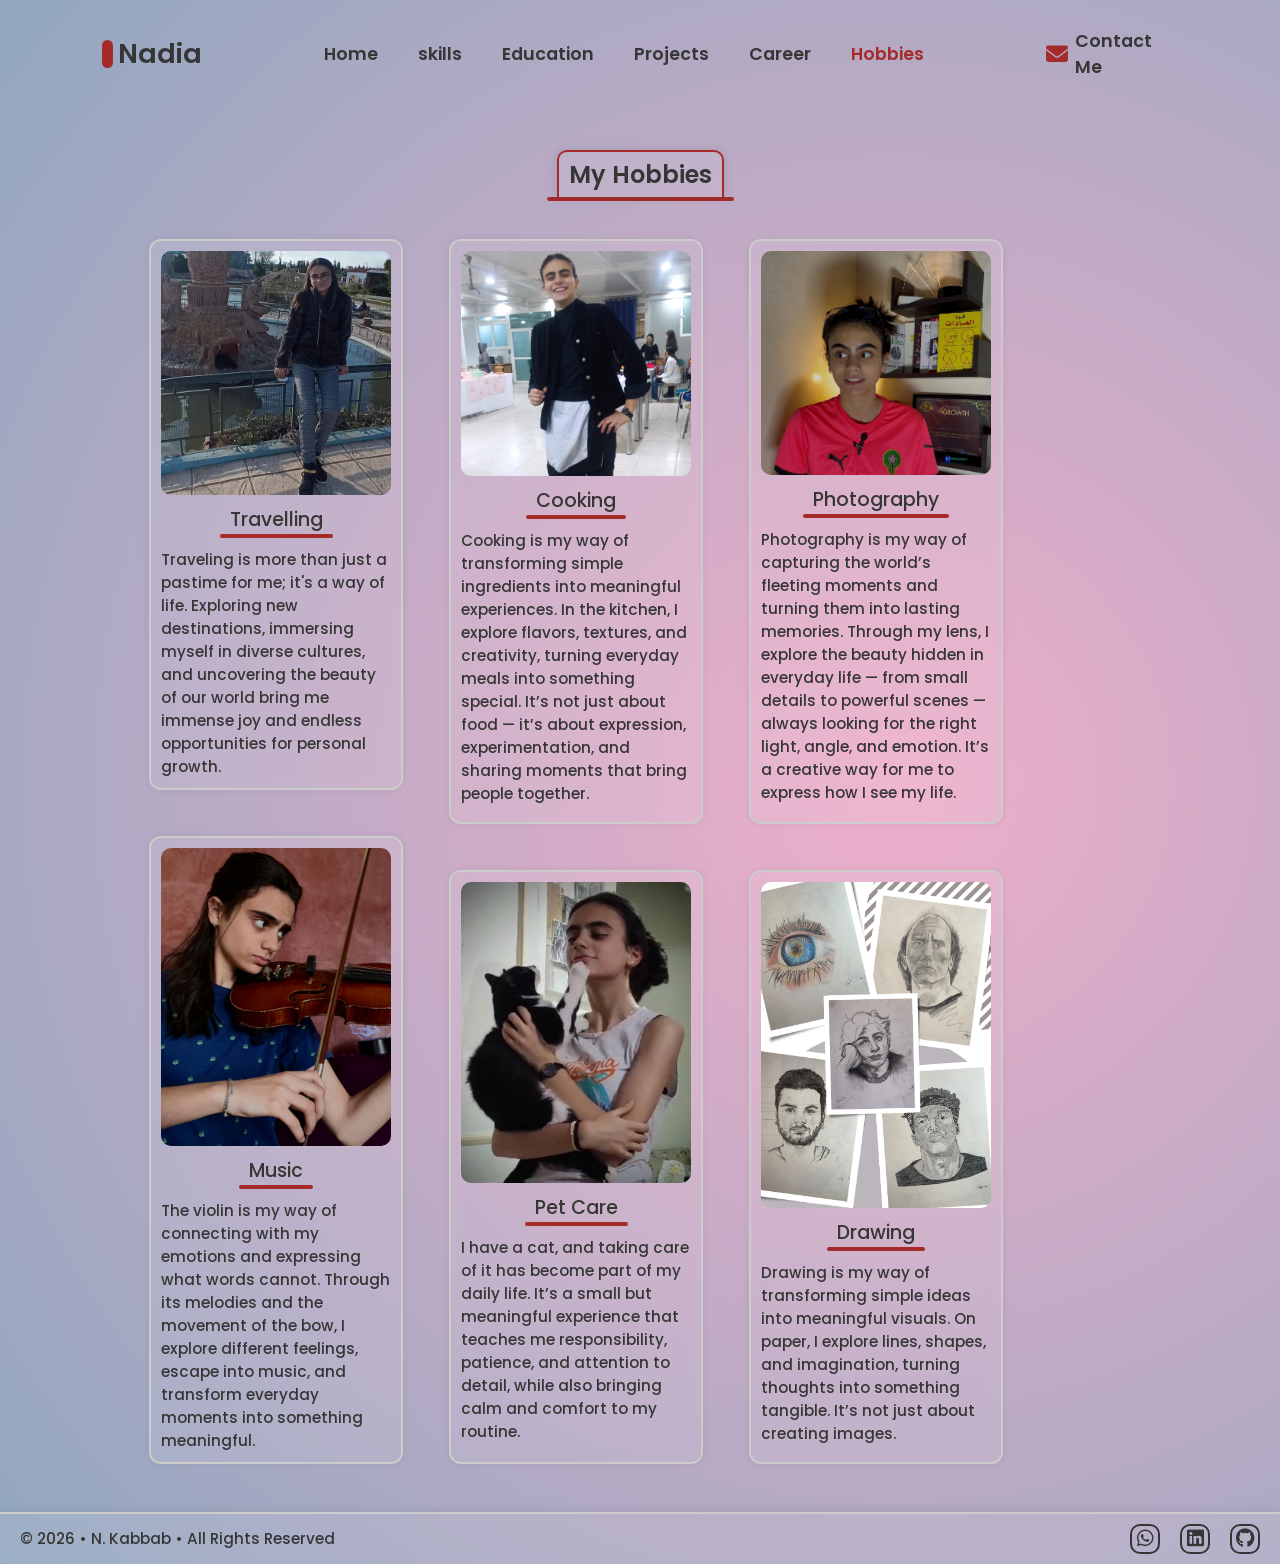
<file: SRC/pages/hobbies.html>
<!DOCTYPE html>
<html>

<head>
    <meta charset="utf-8">
    <meta name="viewport" content="width=device-width, initial-scale=1">
    <title>Hobbies</title>
    <link rel="stylesheet" type="text/css" href="../style/style.css">
    <link rel="icon" href="../../Assets/favicons/favicon.png" type="image/png" sizes="32x32">

    <link rel="stylesheet" href="https://cdnjs.cloudflare.com/ajax/libs/font-awesome/6.2.0/css/all.min.css">
    <link rel="stylesheet" href="https://unpkg.com/boxicons@latest/css/boxicons.min.css">
</head>

<body>


    <header class="header" id="header">
        <a href="../../index.html" class="logo"><span class="main-icon"></span><span>Nadia</span></a>

        <div class="navbar">
            <a href="../../index.html">Home</a>
            <a href="./skills.html">skills</a>
            <a href="./education.html">Education</a>
            <a href="./projects.html">Projects</a>
            <a href="./career.html">Career</a>
            <a href="./hobbies.html" class="active">Hobbies</a>
        </div>

        <div class="main">
            <a href="contact.html" class="user main-items"><i class="fas fa-envelope cm-icon"></i>Contact Me</a>
            <div class="main-items menu-icon-container" id="menu-icon-js">
                <div class="bx bx-menu" id="menu-icon"></div>
            </div>
        </div>
    </header>

    <div class="page">
    <main class="hobbies-main">
        <div class="hobbies-section">
            <div class="hobbies-header">
                <div class="header-text">My Hobbies</div>
                <div class="header-line"></div>
            </div>
            <div class="section">
                <div class="row first">
                    <div class="hobbies">
                        <div class="image">
                            <img src="../../Assets/hobbies/travelling.jpg" alt="">
                        </div>
                        <div class="header">
                            <div class="header-text">Travelling</div>
                            <div class="header-line"></div>
                        </div>
                        <div class="text">
                            Traveling is more than just a pastime for me; it's a way of life. Exploring new
                            destinations,
                            immersing myself in diverse cultures, and uncovering the beauty of our world bring me
                            immense
                            joy
                            and endless opportunities for personal growth.
                        </div>
                    </div>
                    <div class="hobbies">
                        <div class="image">
                            <img src="../../Assets/hobbies/music.jpg" alt="">
                        </div>
                        <div class="header">
                            <div class="header-text">Music</div>
                            <div class="header-line"></div>
                        </div>
                        <div class="text">
                            The violin is my way of connecting with my emotions and expressing what words 
                            cannot. Through its melodies and the movement of the bow, I explore different 
                            feelings, escape into music, and transform everyday moments into something meaningful.
                        </div>
                    </div>
                </div>
                <div class="row second">
                    <div class="hobbies">
                        <div class="image">
                            <img src="../../Assets/hobbies/cooking.jpg" alt="">
                        </div>
                        <div class="header">
                            <div class="header-text">Cooking</div>
                            <div class="header-line"></div>
                        </div>
                        <div class="text">
                            Cooking is my way of transforming simple ingredients into meaningful experiences. 
                            In the kitchen, I explore flavors, textures, and creativity, turning everyday meals 
                            into something special. It’s not just about food — it’s about expression, experimentation, 
                            and sharing moments that bring people together.
                        </div>
                    </div>
                    <div class="hobbies">
                        <div class="image">
                            <img src="../../Assets/hobbies/photography.jpg" alt="">
                        </div>
                        <div class="header">
                            <div class="header-text">Photography</div>
                            <div class="header-line"></div>
                        </div>
                        <div class="text">
                            Photography is my way of capturing the world’s fleeting moments and turning them into 
                            lasting memories. Through my lens, I explore the beauty hidden in everyday life — from 
                            small details to powerful scenes — always looking for the right light, angle, and emotion. 
                            It’s a creative way for me to express how I see my life.
                        </div>
                    </div>
                     <div class="hobbies">
                        <div class="image">
                            <img src="../../Assets/hobbies/catcare.jpg" alt="">
                        </div>
                        <div class="header">
                            <div class="header-text">Pet Care</div>
                            <div class="header-line"></div>
                        </div>
                        <div class="text">
                            I have a cat, and taking care of it has become part of my daily life. 
                            It’s a small but meaningful experience that teaches me responsibility, 
                            patience, and attention to detail, while also bringing calm and comfort to my routine.

                        </div>
                    </div>
                    <div class="hobbies">
                        <div class="image">
                            <img src="../../Assets/hobbies/drawing.jpg" alt="">
                        </div>
                        <div class="header">
                            <div class="header-text">Drawing</div>
                            <div class="header-line"></div>
                        </div>
                        <div class="text">
                            Drawing is my way of transforming simple ideas into meaningful visuals. On paper, I explore lines, shapes, 
                            and imagination, turning thoughts into something tangible. It’s not just about creating images.
                        </div>
                    </div>
                </div>
            </div>
        </div>
    </main>
    <footer class="footer">
        <div class="left">
            &copy; 2026 • N. Kabbab • All Rights Reserved
        </div>
        <div class="right">
            <div class="social"><a href="https://wa.me/212669448578" target="_blank"><i class="fa-brands fa-whatsapp"></i></a></div>
            <div class="social"><a href="https://www.linkedin.com/in/nadia-kb-3b6bba370/" target="_blank"><i class="fa-brands fa-linkedin"></i></a></div>
            <div class="social"><a href="https://github.com/N4242N" target="_blank"><i class="fa-brands fa-github"></i></a></div>
        </div>
    </footer>
</div>

    <div class="nav-touch-close" id="nav-tc-js"></div>

    <script type="text/javascript" src="../script/script.js"></script>

</body>

</html>
</file>
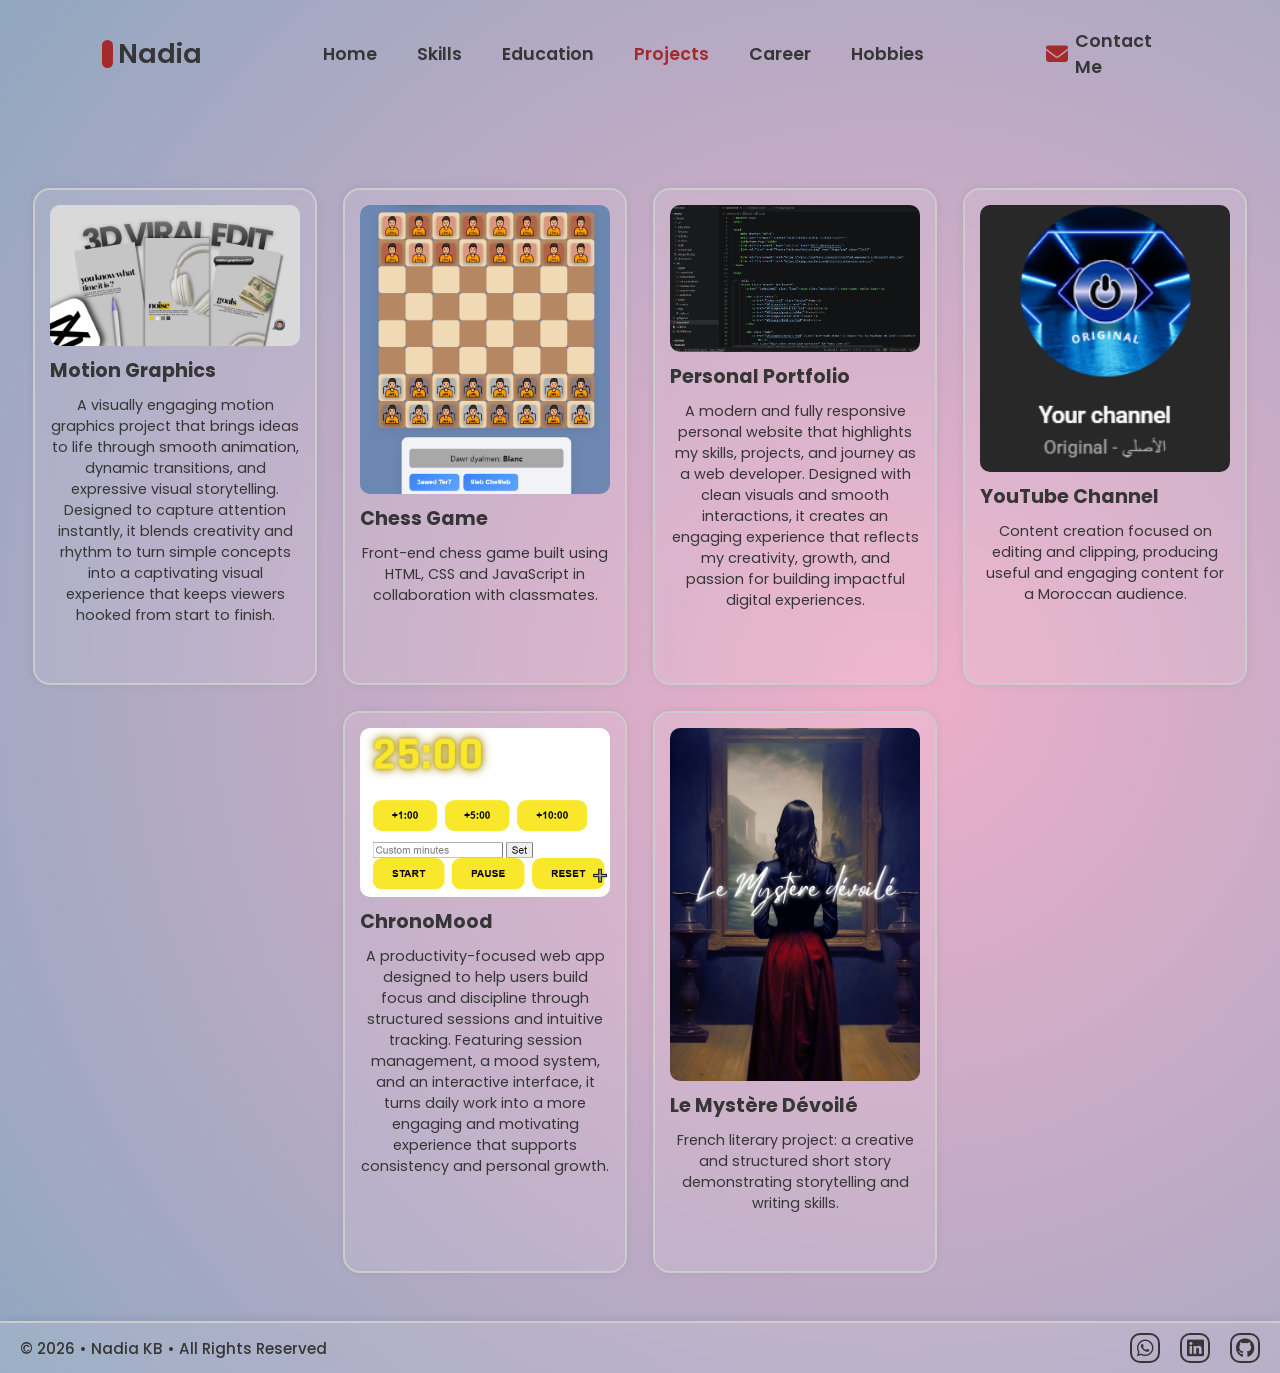
<file: SRC/pages/projects.html>
<!DOCTYPE html>
<html>

<head>
<meta charset="utf-8">
<meta name="viewport" content="width=device-width, initial-scale=1">
<title>Projects</title>

<link rel="stylesheet" type="text/css" href="../style/style.css">
<link rel="icon" href="../../Assets/favicons/favicon.png" type="image/png">

<link rel="stylesheet" href="https://cdnjs.cloudflare.com/ajax/libs/font-awesome/6.2.0/css/all.min.css">
<link rel="stylesheet" href="https://unpkg.com/boxicons@latest/css/boxicons.min.css">
</head>

<body>

<header class="header" id="header">
    <a href="../../index.html" class="logo"><span class="main-icon"></span><span>Nadia</span></a>

    <div class="navbar">
        <a href="../../index.html">Home</a>
        <a href="./skills.html">Skills</a>
        <a href="./education.html">Education</a>
        <a href="./projects.html" class="active">Projects</a>
        <a href="./career.html">Career</a>
        <a href="./hobbies.html">Hobbies</a>
    </div>

    <div class="main">
        <a href="contact.html" class="user main-items">
            <i class="fas fa-envelope cm-icon"></i>Contact Me
        </a>
        <div class="main-items menu-icon-container" id="menu-icon-js">
            <div class="bx bx-menu" id="menu-icon"></div>
        </div>
    </div>
</header>

<div class="page">

<main class="projects-main">

    <div class="projects-section">

        <!-- CARDS -->
        <div class="projects-cards">

            <!-- Reels -->
            <div class="project-card">
                <img src="../../Assets/projects/motiongraphic.jpg" alt="">
                <h3>Motion Graphics</h3>
                <p>
                    A visually engaging motion graphics project that brings ideas to life through smooth animation, 
                    dynamic transitions, and expressive visual storytelling. Designed to capture attention instantly, 
                    it blends creativity and rhythm to turn simple concepts into a captivating visual experience that 
                    keeps viewers hooked from start to finish.
                </p>
                <div class="buttons">
                    <a href="https://drive.google.com/file/d/1BJlYsF9JI8MgoQ_RIgp0xYARuwTwVUlF/view?usp=sharing">View</a>
                </div>
            </div>

            <!-- Chess Game -->
            <div class="project-card">
                <img src="../../Assets/projects/chess.jpg" alt="">
                <h3>Chess Game</h3>
                <p>
                    Front-end chess game built using HTML, CSS and JavaScript 
                    in collaboration with classmates.
                </p>
                <div class="buttons">
                    <a href="https://n4242n.github.io/Chess-Game/">Live</a>
                    <a href="https://github.com/N4242N/Chess-Game">Code</a>
                </div>
            </div>

            <!-- Portfolio -->
            <div class="project-card">
                <img src="../../Assets/projects/portfolio.jpg" alt="">
                <h3>Personal Portfolio</h3>
                <p>
                    A modern and fully responsive personal website that highlights my skills, projects, and 
                    journey as a web developer. Designed with clean visuals and smooth interactions, it creates 
                    an engaging experience that reflects my creativity, growth, and passion for building impactful 
                    digital experiences.
                </p>
                <div class="buttons">
                    <a href="../../index.html">Click</a>
                </div>
            </div>

            <!-- YouTube -->
            <div class="project-card">
                <img src="../../Assets/projects/youtube.jpg" alt="">
                <h3>YouTube Channel</h3>
                <p>
                    Content creation focused on editing and clipping, producing useful 
                    and engaging content for a Moroccan audience.
                </p>
                <div class="buttons">
                    <a href="https://www.youtube.com/@Original-0001">View</a>
                </div>
            </div>

            <!-- ChronoMood -->
            <div class="project-card">
                <img src="../../Assets/projects/chronomood.jpg" alt="">
                <h3>ChronoMood</h3>
                <p>
                    A productivity-focused web app designed to help users build focus and discipline through 
                    structured sessions and intuitive tracking. Featuring session management, a mood system, 
                    and an interactive interface, it turns daily work into a more engaging and motivating experience 
                    that supports consistency and personal growth.
                </p>
                <div class="buttons">
                    <a href="#">Coming Soon</a>
                </div>
            </div>

            <!-- Writing Project -->
            <div class="project-card">
                <img src="../../Assets/projects/writing.jpg" alt="">
                <h3>Le Mystère Dévoilé</h3>
                <p>
                    French literary project: a creative and structured short story 
                    demonstrating storytelling and writing skills.
                </p>
                <div class="buttons">
                    <a href="https://drive.google.com/file/d/1Ne5MdwbubdruCijXp8dHdFFsIqmoLkT9/view?usp=drive_link">Read</a>
                </div>
            </div>

        </div>

    </div>

</main>

<!-- FOOTER -->
<footer class="footer">
    <div class="left">
        &copy; 2026 • Nadia KB • All Rights Reserved
    </div>
    <div class="right">
        <div class="social">
            <a href="https://wa.me/212669448578" target="_blank">
                <i class="fa-brands fa-whatsapp"></i>
            </a>
        </div>
        <div class="social">
            <a href="https://www.linkedin.com/in/nadia-kb-3b6bba370/" target="_blank">
                <i class="fa-brands fa-linkedin"></i>
            </a>
        </div>
        <div class="social">
            <a href="https://github.com/N4242N" target="_blank">
                <i class="fa-brands fa-github"></i>
            </a>
        </div>
    </div>
</footer>

</div>

<div class="nav-touch-close" id="nav-tc-js"></div>

<script src="../script/script.js"></script>

</body>
</html>
</file>
<file: SRC/style/style.css>
@import url('https://fonts.googleapis.com/css2?family=Poppins:wght@300;400;500;600;700&display=swap');

* {
	padding: 0;
	margin: 0;
	box-sizing: border-box;
	font-family: 'Poppins', sans-serif;
	text-decoration: none;
	list-style: none;
}

:root {
	/* --bg-color: radial-gradient(circle at 60% 50%, rgba(238,174,202,1) 0%, rgb(127, 172, 224) 100%); */
	--bg-color: radial-gradient(circle at 70% 50%, rgba(238, 174, 202, 1) 0%, rgb(145, 167, 192) 100%);
	--text-color: #363636;
	--main-color: brown;
	/* --main-color: hsl(250, 52%, 36%); */
}

body {
	min-height: 100vh;
	/* position: relative;
	top: 150px; */
	background: var(--bg-color);
	color: var(--text-color);
}

header {
	position: fixed;
	/* position: relative; */
	width: 100%;
	top: 0;
	right: 0;
	z-index: 117;
	display: flex;
	align-items: center;
	/* justify-content: space-between; */
	justify-content: space-evenly;
	background: transparent;
	/* padding: 28px 12%; */
	padding: 28px 0px;
	transition: all .50s ease;
	/* backdrop-filter: blur(4px); */
}
header.scrolled {
	backdrop-filter: blur(4px);
}
.logo {
	display: flex;
	align-items: center;
	/* margin-right: 25px; */
}

.logo .main-icon {
	width: 0.7rem;
	height: 1.7rem;
	margin-right: 5px;
	background-color: var(--main-color);
	border-radius: 50px;
}

.logo span {
	color: var(--text-color);
	font-size: 1.7rem;
	font-weight: 600;
}

.navbar {
	display: flex;
}

.navbar a {
	position: relative;
	color: var(--text-color);
	font-size: 1.1rem;
	font-weight: 600;
	padding: 5px 0;
	margin: 0px 20px;
	transition: all .50s ease;
	display: flex;
	justify-content: center;
}

.navbar a::before {
	content: "";
	position: absolute;
	top: 0;
	width: 0px;
	height: 2px;
	border-radius: 10px;
	background-color: var(--text-color);
	transition: all 0.3s ease;
	opacity: 0;
}

.navbar a:hover::before {
	width: 100%;
	opacity: 1;
}

.navbar a:hover {
	color: var(--main-color);
	transform: scale(1.1);
}

.header .navbar a.active,
.header .main a.active {
	color: var(--main-color);
}


.header .main {
	display: flex;
	align-items: center;
	/* border: 2px solid; */
	/* margin-left: 25px; */
}

.header .main a {
	width: 132.4417px;
	/* width: fit-content; */
	justify-content: right;
	color: var(--text-color);
	font-size: 1.1rem;
	font-weight: 600;
	transition: all .50s ease;
}

.header .main .user .cm-icon {
	font-size: 22px;
}

.user {
	display: flex;
	align-items: center;
}

.user i {
	color: var(--main-color);
	font-size: 28px;
	margin-right: 7px;
}

.main a:hover {
	color: var(--main-color);
}

#menu-icon {
	font-size: 35px;
	color: var(--text-color);
	cursor: pointer;
	z-index: 114;
	display: none;
}

.about {
	/* position: relative;
	top: 150px; */
	width: 100%;
	padding-top: 150px;
	/* margin-top: 150px; */
	/* height: 100vh; */
	min-width: 250px;
	display: flex;
	justify-content: center;
	align-items: center;
}

.about-content {
	max-width: 1000px;
	padding: 0px 20px;
	display: flex;
	justify-content: center;
	align-items: center;
	flex-direction: row;
}

.column.left {
	text-align: left;
	/* padding-left: 20px; */
	max-width: 70%;
}

.column.right {
	order: 1;
	width: fit-content;
	display: flex;
	align-items: center;
	justify-content: left;
}


.column.right img {
	max-width: 250px;
	margin-left: 50px;
	border-radius: 20px 100px 20px 20px;
	box-shadow: 0 0 10px rgba(0, 0, 0, 0.2);

}

.about .text {
	font-size: 2rem;
	font-weight: bold;
	color: var(--text-color);
}

.about .iAm {
	color: #4e54c8;
}

.about p {
	font-size: 1.2rem;
	font-weight: 500;
	margin-top: 20px;
	color: var(--text-color);
}

.about .buttons {
	margin-top: 20px;
	display: flex;
	column-gap: 20px;
}

.about a {
	display: inline-block;
	/* margin-top: 20px; */
	padding: 10px 20px;
	background-color: var(--main-color);
	color: #fff;
	text-decoration: none;
	border-radius: 5px;
	font-size: 1rem;
	font-weight: 500;
	transition: 0.3s;
}

.about a:hover {
	background-color: #4e54c8;
}

.about .cm-button {
	color: var(--text-color);
	/* font-weight: 600; */
	background-color: transparent;
	outline: 2px solid var(--main-color);
}

.about .cm-button:hover {
	/* font-weight: 500; */
	color: white;
	outline: none;
}

.nav-touch-close {
	position: fixed;
	display: none;
	top: 0;
	width: 100%;
	height: 100%;
	background: rgba(255, 255, 255, 0.1);
	backdrop-filter: blur(4px);
	cursor: pointer;
	z-index: 100;
}

.nav-touch-close-open {
	display: block;
}

.nav-LR-TC {
	background: transparent;
	backdrop-filter: none;
}

@media (max-width: 1200px) {
	header {
		padding: 14px 2%;
		transition: .2s;
		justify-content: space-between;
	}

	.navbar a {
		padding: 5px 0;
		margin: 0px 20px;
	}
}

@media (max-width: 850px) {
	/* .about {
		display: inline;
	} */

	.about-content {
		/* position: relative; */
		display: block;
		padding: 0px;
		/* top: 100px; */
		max-width: 100%;
		height: 100%;
	}

	.about-content .column.left {
		max-width: 100%;
		margin-left: 20px;
		margin-right: 20px;
		padding: 0px;
		text-align: center;
	}


	.about-content .column.left .text {
		margin-top: 20px;
		font-size: 1.8rem;
	}

	.about-content .column.left p {
		margin: 0px;
		font-size: 1.1rem;
		margin-top: 10px;
	}

	.about .about-content .buttons {
		display: block;
		margin: 0px;
	}

	.about-content .column.left a {
		margin: 0px;
		margin-top: 20px;
		margin-right: 10px;
		margin-left: 10px;

	}

	.about-content .column.right {
		width: 100%;
		display: flex;
		justify-content: center;
		align-items: center;
	}

	.about-content .column.right img {
		margin: 0px;
	}
}

@media (max-width: 1100px) {
	.main .main-items {
		margin-right: 12px;
	}

	.main .menu-icon-container {
		position: relative;
		margin-right: 5px;
		width: 30px;
		height: 30px;
		border-radius: 5px;
		/* background: grey; */
		border: 2px solid #ccc;
		box-shadow: 0 0 10px rgba(0, 0, 0, 0.1);
		background: rgba(255, 255, 255, 0.1);
		backdrop-filter: blur(4px);
		cursor: pointer;
		display: flex;
		justify-content: center;
		align-items: center;
		z-index: 113;
	}

	.header .main a {
		width: 132.6px;
	}

	#menu-icon {
		display: block;
	}

	.navbar {
		position: absolute;
		top: 100%;
		right: -100%;
		width: auto;
		height: auto;
		/* background: grey; */
		border: 2px solid #ccc;
		box-shadow: 0 0 10px rgba(0, 0, 0, 0.1);
		background: rgba(255, 255, 255, 0.1);
		backdrop-filter: blur(4px);
		display: flex;
		flex-direction: column;
		justify-content: flex-start;
		align-items: center;
		border-radius: 10px;
		transition: all .50s ease;
	}

	.navbar a {
		display: block;
		margin: 12px 0;
		padding: 0px 25px;
		transition: all .50s ease;
	}

	.navbar a:before,
	.navbar a:after {
		display: none;
	}

	.navbar a:hover {
		color: var(--text-color);
		transform: translateY(5px);
	}

	/* .navbar a.active {
		color: var(--text-color);
	} */

	.navbar.open {
		right: 2%;
	}

}
.column.right img{
	max-width:250px;
	margin-left:50px;
	border-radius:20px 100px 20px 20px;
	box-shadow:0 0 10px rgba(0,0,0,0.2);

	/* animation */
	animation:softZoom 4s ease-in-out infinite;
}

/* ZOOM GENTIL */
@keyframes softZoom{
	0%{
		transform:scale(1);
	}
	50%{
		transform:scale(1.05);
	}
	100%{
		transform:scale(1);
	}
}


.contact-main {
	width: 100%;
	/* height: 100vh; */
	padding-top: 150px;
	display: flex;
	align-items: center;
	justify-content: center;
}

.contact-main .contact-full {
	min-width: 570px;
	padding: 20px;
	padding-top: 0px;
	display: flex;
	align-items: center;
	justify-content: center;
}

.contact-main .mobile-show {
	position: absolute;
	visibility: hidden;
}

.contact-main .contact-section {
	width: 400px;
	min-width: 320px;
	color: var(--text-color);
	height: 400px;
	padding: 20px;
	position: relative;
	display: flex;
	flex-direction: column;
	justify-content: space-around;
	/* top: 40px; */
	border-top: 2px solid #ccc;
	border-bottom: 2px solid #ccc;
	border-left: 2px solid #ccc;
	border-radius: 10px 0px 0px 10px;
	box-shadow: 0 0 10px rgba(0, 0, 0, 0.1);
	background: rgba(255, 255, 255, 0.1);
	backdrop-filter: blur(4px);
}

.contact-main .contact-section .cs-item {
	display: flex;
	align-items: center;
}

.contact-main .contact-section .text {
	width: 200px;
	display: flex;
	flex-direction: column;
}

.contact-main .contact-section .icon {
	width: 70px;
	/* min-width: 70px; */
	height: 70px;
	border: 2.5px solid var(--main-color);
	border-radius: 100px;
	color: var(--main-color);
	font-size: 35px;
	display: flex;
	align-items: center;
	justify-content: center;
}

.contact-main .contact-section .placeHolder {
	width: fit-content;
	height: fit-content;
	display: flex;
	align-items: center;
	padding-left: 10px;
	font-size: 1.1rem;
	font-weight: 600;
	color: var(--main-color);
	/* background: lightcoral; */
}

.contact-main .contact-section .info {
	width: fit-content;
	height: fit-content;
	padding-left: 10px;
	/* font-size: large; */
	font-weight: 500;
	/* background: lightgoldenrodyellow; */
}


.contact-main .contact-form {
	width: 400px;
	min-width: 250px;
	position: relative;
	/* top: 40px; */
	text-align: center;
	padding: 20px;
	border: 2px solid #ccc;
	border-radius: 10px;
	color: var(--main-color);
	box-shadow: 0 0 10px rgba(0, 0, 0, 0.1);
	background: rgba(255, 255, 255, 0.1);
	backdrop-filter: blur(4px);
}

.contact-main .contact-section.csa-cs {
	border-right: 2px solid #ccc;
	border-radius: 10px;
}

.contact-main .contact-form.csa-cf {
	border-left: none;
	border-radius: 0px 10px 10px 0px;

}

.contact-main .contact-section .cs-top {
	width: 100%;
	padding-right: 15px;
	display: flex;
	flex-direction: column;
	/* justify-content: center; */
	align-items: center;
}

.contact-main .contact-section h1,
.contact-main .contact-form h1 {
	font-size: 1.5em;
	color: var(--text-color);
}

.contact-main .contact-section .border-line,
.contact-main .contact-form .border-line {
	width: 100%;
	height: 2px;
	background-color: var(--main-color);
}

.contact-main .contact-section .border-line {
	margin-bottom: 25px;
}

.contact-main .contact-form .contact-submit-after {
	/* height: 350px; */
	/* margin-top: 10px; */
	padding: 30px 0px 10px 0px;
	/* display: flex; */
	display: none;
	justify-content: center;
	align-items: center;
}

.contact-main .contact-form .form-section.hide {
	display: none;
}

.contact-main .contact-form .contact-submit-after.show {
	display: flex;
}

.contact-main .contact-form .contact-submit-after .box {
	/* background-color:cornsilk; */
	width: 335px;
	padding: 20px;
	border-radius: 10px;
	display: flex;
	flex-direction: column;
	justify-content: center;
	align-items: center;
	border: 2px solid #ccc;
	box-shadow: 0 0 10px rgba(0, 0, 0, 0.1);
	background: rgba(255, 255, 255, 0.1);
	backdrop-filter: blur(4px);

}

.contact-main .contact-form .contact-submit-after .csa-icon {
	font-size: 5rem;
	color: lightseagreen;
	margin-bottom: 20px;
}

.contact-main .contact-form .contact-submit-after .csa-text {
	font-size: 1.2rem;
	color: var(--text-color);
	font-weight: 500;
	margin-bottom: 10px;
}

.contact-main .contact-form .contact-submit-after .csa-ok {
	width: fit-content;
	color: white;
	font-size: 1.1rem;
	font-weight: 500;
	padding: 2px 8px;
	border-radius: 5px;
	cursor: pointer;
	background-color: var(--main-color);
	transition: 0.3s;
}

.contact-main .contact-form .contact-submit-after .csa-ok:hover {
	background-color: #4e54c8;
}

.contact-main .contact-form .name-section {
	margin-top: 25px;
}

.contact-main label {
	display: block;
	margin-bottom: 10px;
	color: var(--text-color);
	font-weight: 600;
}

.contact-main input[type="text"],
.contact-main input[type="email"],
.contact-main textarea {
	width: 100%;
	padding: 10px;
	margin-bottom: 20px;
	border: 1px solid #ccc;
	border-radius: 5px;
	font-size: 16px;
	outline: none;
}


.contact-main textarea {
	resize: none;
	margin-bottom: 0px;
}

.contact-main .contact-form .email-error,
.contact-main .contact-form .error {
	/* background-color: gray; */
	width: fit-content;
	display: none;
	justify-content: center;
	align-items: center;
	font-size: 1.1rem;
	border: 2px solid var(--main-color);
	border-radius: 5px;
	padding: 5px;
	margin: 10px auto 0px auto;
}

.contact-main .contact-form .error-show {
	display: flex;
}

.contact-main .contact-form .error-icon {
	font-size: 1.4rem;
	margin-right: 5px;
}


.contact-main button[type="submit"] {
	background-color: var(--main-color);
	color: white;
	padding: 10px 20px;
	border: none;
	border-radius: 5px;
	margin-top: 20px;
	font-size: 1rem;
	font-weight: 500;
	cursor: pointer;
	transition: 0.3s;
}

.contact-main button[type="submit"]:hover {
	background-color: #4e54c8;
}

.contact-main .contact-form .contact-button .line {
	display: inline-block;
	width: 15px;
	height: 15px;
	border-radius: 15px;
	background-color: var(--main-color);
}

.contact-main .contact-form .contact-button.loading {
	height: 55px;
	width: 97.7px;
	background-color: gray;
}

.contact-main .contact-form .contact-load {
	display: none;
}

.contact-main .contact-form .contact-load.show {
	display: block;
}

.contact-main .contact-form .contact-button .submit-text.hide {
	display: none;
}

.contact-main .contact-form .contact-load .line:nth-last-child(1) {
	animation: loadingA 1.5s 1s infinite;
}

.contact-main .contact-form .contact-load .line:nth-last-child(2) {
	animation: loadingA 1.5s 0.5s infinite;
}

.contact-main .contact-form .contact-load .line:nth-last-child(3) {
	animation: loadingA 1.5s 0s infinite;
}

@keyframes loadingA {
	0% {
		height: 15px;
	}

	50% {
		height: 35px;
	}

	100% {
		height: 15px;
	}
}

@media (max-width: 610px) {

	.contact-main {
		display: block;
	}

	.contact-main .contact-full {
		min-width: fit-content;
		display: block;
		padding: 0px;
		/* margin-left: auto;
		margin-right: auto; */
		/* position: relative;
		top: 100px; */
	}

	.contact-main .mobile-show {
		position: relative;
		visibility: visible;
	}

	.contact-main .contact-full .contact-section {
		width: 85%;
		min-width: 300px;
		height: fit-content;
		padding: 20px 0px 25px 15px;
		margin-right: auto;
		margin-left: auto;
		border-right: 2px solid #ccc;
		border-radius: 10px;
	}

	.contact-main .contact-section .cs-item {
		margin-bottom: 35px;
	}

	.contact-main .contact-section .cs-item.address {
		margin-bottom: 0px;
	}

	.contact-main .contact-section .icon {
		width: 50px;
		height: 50px;
		font-size: 25px;
	}

	.contact-main .contact-full .contact-form {
		margin-top: 25px;
		width: 85%;
		min-width: 300px;
		border-left: 2px solid #ccc;
		margin-right: auto;
		margin-left: auto;
		border-radius: 10px;
	}

	.contact-main .contact-form .contact-submit-after .box {
		width: auto;
	}


	.contact-main .contact-form .border-line {
		height: 2px;
	}

}





.skills-main {
	width: 100%;
	/* height: fit-content; */
	padding-top: 95px;
	display: flex;
	justify-content: center;
	align-items: center;
}

.skills-main .skills-section {
	width: 1000px;
	/* margin-bottom: -40px; */
}

.skills-main .skills-section .header {
	display: flex;
	flex-direction: column;
	justify-content: center;
	align-items: center;
	margin-bottom: 40px;
}

.skills-main .skills-section .header .text {
	font-size: 1.5rem;
	font-weight: 600;
}

.skills-main .skills-section .header .border-line {
	width: 140px;
	height: 4px;
	border-radius: 100px;
	background-color: var(--main-color);
}

.skills-main .skills-section .skills {
	display: flex;
	flex-direction: row;
	justify-content: space-around;
	flex-wrap: wrap;
	row-gap: 50px;
}

.skills-main .skills-section .skills .skills-group-row {
	/* width: 40%; */
	width: 400px;
	/* min-width: 300px; */
	border: 2px solid #ccc;
	border-radius: 10px;
	margin-left: 20px;
	margin-right: 20px;
	padding: 20px 10px 10px 10px;
	box-shadow: 0 0 10px rgba(0, 0, 0, 0.1);
	background: rgba(255, 255, 255, 0.1);
	backdrop-filter: blur(4px);
}

@media (max-width: 700px) {
	.skills-main .skills-section .skills .skills-group-row {
		width: 85%;
		min-width: 250px;
	}
}

.skills-main .skills-section .skills .skills-group-row .skills-group-header {
	width: fit-content;
	font-size: 1.35rem;
	font-weight: 600;
	color: var(--text-color);
	/* margin-top: 20px; */
	margin-left: auto;
	margin-right: auto;
}

.skills-main .skills-section .skills-group-row .border-line {
	width: 100%;
	height: 4px;
	border-radius: 100px;
	background-color: var(--main-color);
	margin-top: 5px;
	margin-bottom: 25px;
}

.skills-main .skills-section .skills-group-row .skill {
	/* width: 100%; */
	/* height: 100px; */
	margin-bottom: 25px;
	display: flex;
	flex-direction: row;
}

.skills-main .skills-section .skills-group-row .skill-block {
	width: 100%;
	padding-left: 10px;
}

.skills-main .skills-section .skills-group-row .icon {
	display: flex;
	justify-content: center;
	align-items: center;
}

.skills-main .skills-section .skills-group-row .icon-img {
	width: 55px;
	aspect-ratio: 1;
	display: flex;
	justify-content: center;
	align-items: center;
	font-size: 30px;
	color: var(--text-color);
	border: 3px solid var(--main-color);
	border-radius: 25%;
}

.skills-main .skills-section .skills-group-row .progress-block {
	width: fit-content;
	height: fit-content;
	padding: 0px 5px;
	border-radius: 50px;
	margin-top: 5px;
	margin-left: 50%;
	transform: translate(-20px, 0px);
	background-color: var(--main-color);
	color: white;
	font-size: 0.8em;
}

.skills-main .skills-section .skills-group-row .progress-bar {
	width: 100%;
	height: 7px;
	margin-top: 5px;
	background: gray;
	border-radius: 20px;
}

.skills-main .skills-section .skills-group-row .progress-per {
	width: 50%;
	height: 7px;
	border-radius: 20px;
	background-color: var(--main-color);
}

.skills-main .skills-section .skills-group-row .block-header {
	color: var(--text-color);
	/* font-size: 1.05rem; */
	font-weight: 600;
}

.skills-main .skills-section .skills-group-row .block-section {
	font-size: 0.85rem;
	font-weight: 600;
}



.skills-main .skills-section .skills-group-row .html .progress-block {
	margin-left: 70%;
}

.skills-main .skills-section .skills-group-row .html .progress-per {
	width: 70%;
}

.skills-main .skills-section .skills-group-row .css .progress-block {
	margin-left: 60%;
}

.skills-main .skills-section .skills-group-row .css .progress-per {
	width: 60%;
}

.skills-main .skills-section .skills-group-row .js .progress-block {
	margin-left: 50%;
}

.skills-main .skills-section .skills-group-row .js .progress-per {
	width: 50%;
}

.skills-main .skills-section .skills-group-row .python .progress-block {
	margin-left: 55%;
}

.skills-main .skills-section .skills-group-row .python .progress-per {
	width: 55%;
}




.skills-main .skills-section .skills-group-row .communication .progress-block {
	margin-left: 55%;
}

.skills-main .skills-section .skills-group-row .communication .progress-per {
	width: 55%;
}

.skills-main .skills-section .skills-group-row .team-work .progress-block {
	margin-left: 80%;
}

.skills-main .skills-section .skills-group-row .team-work .progress-per {
	width: 80%;
}

.skills-main .skills-section .skills-group-row .management .progress-block {
	margin-left: 70%;
}

.skills-main .skills-section .skills-group-row .management .progress-per {
	width: 70%;
}

.skills-main .skills-section .skills-group-row .creativity .progress-block {
	margin-left: 80%;
}

.skills-main .skills-section .skills-group-row .creativity .progress-per {
	width: 80%;
}

   

.skills-main .skills-section .skills-group-row .video .progress-block {
	margin-left: 90%;
}

.skills-main .skills-section .skills-group-row .video .progress-per {
	width: 90%;
}

.skills-main .skills-section .skills-group-row .audio .progress-block {
	margin-left: 45%;
}

.skills-main .skills-section .skills-group-row .audio .progress-per {
	width: 45%;
}

.skills-main .skills-section .skills-group-row .design .progress-block {
	margin-left: 30%;
}

.skills-main .skills-section .skills-group-row .design .progress-per {
	width: 30%;
}

.skills-main .skills-section .skills-group-row .algorithm .progress-block {
	margin-left: 80%;
}
.skills-main .skills-section .skills-group-row .algorithm .progress-per {
	width: 80%;
}












.education-main {
	padding-top:150px;
	width:100%;
	display:flex;
	flex-direction:column; /* 🔥 IMPORTANT */  /* centre tout */
}

.education-main .education-section {
	/* position: relative; */
	/* top: 150px; */
	width: fit-content;
	min-width: unset;
    width: 100%;
	max-width: 800px;
	display: flex;
	flex-direction: column;
	align-items: center;
	row-gap: 50px;
	/* margin-left: auto;
margin-right: auto; */
	box-sizing: content-box;
	padding-left: 20px;
	padding-right: 20px;
}

.education-main .education-section .study {
	/* height: 190px; */
	display: flex;
	flex-direction: row;
	/* margin-bottom: 50px; */
	/* justify-content: space-between; */
}

.education-main .education-section .study.second .texts {
	order: 0;
}

@media (max-width: 850px) {
	.education-main .education-section .study {
		flex-direction: column;
		border: 2px solid #ccc;
		border-radius: 20px;
		padding: 10px;
		box-shadow: 0 0 10px rgba(0, 0, 0, 0.1);
		background: rgba(255, 255, 255, 0.1);
		backdrop-filter: blur(4px);
	}

	.education-main .education-section {
		min-width: 250px;
		width: 85%;
	}

	.education-main .education-section .study .texts {
		display: flex;
		flex-direction: column;
		justify-content: center;
		align-items: center;
	}

	.education-main .education-section .study.second .texts {
		order: 4;
	}

	.education-main .education-section .study .texts .header {
		text-align: center;
	}

	.education-main .education-section .study .texts .name {
		text-align: center;
	}

	.education-main .education-section .study .texts .year {
		text-align: center;
	}

	.education-main .education-section .study .texts .text {
		text-align: center;
	}
}

.education-main .education-section .study .texts .header {
	font-size: 1.4rem;
	font-weight: 600;
	color: var(--main-color);
}

.education-main .education-section .study .texts .name {
	font-size: 1.2rem;
	font-weight: 500;
	color: var(--text-color);
	margin-top: 5px;
}

.education-main .education-section .study .texts .year {
	font-weight: 600;
	color: var(--text-color);
}

.education-main .education-section .study .texts .text {
	font-weight: 500;
	color: var(--text-color);
	/* text-align: justify; */
	margin-top: 10px;
}

.certifications{
	margin-top:40px;
	text-align:center;
}

.certifications .title{
	font-size:25px;
	margin-bottom:40px;
	font-weight:600;
}

.certificates-grid{
	display:grid;
	grid-template-columns:repeat(auto-fit,minmax(120px,1fr));
	gap:15px;
}

.certificates-grid img{
	width:100%;
	border-radius:10px;
	cursor:pointer;
	transition:0.3s;
}

.certificates-grid img:hover{
	transform:scale(1.05);
}

.education-section{
	display:flex;
	flex-direction:column;
	gap:25px;
}

.education-section .study{
	background:rgba(255,255,255,0.05);
	backdrop-filter:blur(10px);
	-webkit-backdrop-filter:blur(10px);
	border:1px solid rgba(255,255,255,0.1);
	padding:20px;
	border-radius:16px;
	transition:0.3s;
}

.education-section .study:hover{
	transform:translateY(-5px);
}

.education-section .header{
	font-size:18px;
	font-weight:600;
}

.education-section .year{
	font-size:13px;
	opacity:0.6;
	margin:5px 0;
}

.certifications{
	margin-top:40px;
	overflow:hidden;
}

.certificates-track{
	display:flex;
	gap:20px;
	animation:scroll 20s linear infinite;
}

.certificates-track img{
	height:120px;
	border-radius:10px;
	transition:0.3s;
}

.certificates-track img:hover{
	transform:scale(1.1);
}

@keyframes scroll{
	0%{transform:translateX(0);}
	100%{transform:translateX(-50%);}
}











.projects-main{
	margin-top:150px;
	display:flex;
	justify-content:center;
}

/* =======================
   GRID STABLE
======================= */
.projects-cards{
	display:flex;
	flex-wrap:wrap;
	justify-content:center;
	gap:30px;
	margin-top:40px;
	align-items:stretch;
}

/* =======================
   CARD FIXE & STABLE
======================= */
.project-card{
	width:280px;
	display:flex;
	flex-direction:column;
	align-items:stretch;
	padding:15px;
	border-radius:15px;
	outline:2px solid #ccc;
	background:rgba(255,255,255,0.1);
	backdrop-filter:blur(4px);
	box-shadow:0 0 10px rgba(0,0,0,0.1);
	position:relative;
	cursor:pointer;
	transition:transform 0.3s ease, box-shadow 0.3s ease;
}

/* HOVER STABLE (pas de décalage vertical agressif) */
.project-card:hover{
	transform:scale(1.02);
	box-shadow:0 15px 30px rgb(73, 2, 33);
}

/* =======================
   IMAGE STABLE
======================= */
.project-card img{
	width: 100%;
	/* height: 183.81px; */
	display: block;
	border-radius: 10px;
}

/* =======================
   TEXT
======================= */
.project-card h3{
	margin-top:10px;
	font-size:1.2rem;
}

.project-card p{
	font-size:0.9rem;
	text-align:center;
	margin:10px 0;
}

/* =======================
   BUTTONS STABLE
======================= */
.project-card .buttons{
	display:flex;
	gap:10px;
	opacity:0;
	transform:translateY(10px);
	transition:0.3s ease;
	justify-content:center;
}

.project-card:hover .buttons{
	opacity:1;
	transform:translateY(0);
}

.project-card .buttons a{
	text-decoration:none;
	padding:5px 10px;
	border:1px solid var(--main-color);
	border-radius:5px;
	color:var(--main-color);
	font-size:0.85rem;
}

/* =======================
   OVERLAY STABLE
======================= */
.project-card::before{
	content:"";
	position:absolute;
	top:0;
	left:0;
	width:100%;
	height:170px;
	opacity:0;
	transition:0.3s;
	border-radius:15px;
	pointer-events:none;
}

.project-card:hover::before{
	opacity:1;
}

/* =======================
   RESPONSIVE
======================= */
@media (max-width:500px){
	.project-card{
		width:90%;
	}
}




















.career-main {
	width: 100%;
	/* margin-top: 150px; */
	padding-top: 150px;
	display: flex;
	justify-content: center;
	align-items: center;
}

.career-main .career-section {
	/* width: 70%; */
	/* min-width: 650px; */
	max-width: 1000px;
	/* padding: 100px; */
	padding: 0px 20px;
}

.career-main .career-section .career-header {
	width: fit-content;
	margin-left: auto;
	margin-right: auto;
}

.career-main .career-section .career-header .text {
	font-size: 1.4rem;
	font-weight: 600;
	padding: 5px 10px;
	margin-left: 10px;
	margin-right: 10px;
	border: 2px solid var(--main-color);
	border-bottom: 0px;
	border-radius: 10px 10px 0px 0px;
	box-shadow: 0 0 10px rgba(0, 0, 0, 0.1);
	background: rgba(255, 255, 255, 0.1);
	backdrop-filter: blur(4px);
	/* color: var(--main-color); */
}

.career-main .career-section .header-line {
	width: 100%;
	height: 4px;
	background-color: var(--main-color);
	border-radius: 20px;
	/* margin-top: 5px; */
}

.career-main .career-section .professional-summary .texts {
	margin-top: 20px;
	font-size: 1.05rem;
	font-weight: 500;
	text-align: justify;
}

.career-main .career-section .career-goals {
	margin-top: 50px;
}

.career-main .career-section .career-goals .goals {
	margin-top: 25px;
	display: flex;
	justify-content: space-evenly;
	flex-direction: row;
	flex-wrap: wrap;
	row-gap: 40px;
	column-gap: 20px;
}

.career-main .career-section .career-goals .goals-row {
	width: 100%;
	max-width: 380px;
	min-width: 250px;
	box-sizing: content-box;
	display: flex;
	flex-direction: column;
	align-items: center;
}
.career-main .career-section .career-goals .goals-row .goals-header {
	width: fit-content;
	display: flex;
	align-items: center;
	flex-direction: column;
}

.career-main .career-section .career-goals .goals-row .header-line {
	width: 100%;
	height: 4px;
	border-radius: 20px;
	background-color: var(--main-color);
}

.career-main .career-section .career-goals .goals-row .goals-header .text {
	font-size: 1.2rem;
	font-weight: 600;
	margin-left: 10px;
	margin-right: 10px;
	/* color: var(--main-color); */
}

.career-main .career-section .career-goals .goals-row .texts {
	margin-top: 20px;
	display: flex;
	flex-direction: column;
	row-gap: 10px;
}

.career-main .career-section .career-goals .goals-row .text-row {
	min-height: 62.8px;
	font-size: 1.05rem;
	font-weight: 500;
	padding-top: 5px;
	padding-bottom: 5px;
	padding-left: 10px;
	padding-right: 10px;
	border: 2px solid #ccc;
	border-radius: 10px;
	box-shadow: 0 0 10px rgba(0, 0, 0, 0.1);
	background: rgba(255, 255, 255, 0.1);
	backdrop-filter: blur(4px);
	display: flex;
	align-items: center;
	/* justify-content: center; */
}

.career-main .career-section .career-goals .goals-row .text-row .tr-icon {
	margin-right: 10px;
	min-width: 16.8px;
	min-height: 16.8px;
	border-radius: 50%;
	background-color: var(--text-color);
}











.hobbies-main {
	width: 100%;
	padding-top: 150px;
	display: flex;
	justify-content: center;
	align-items: center;
}

.hobbies-main .hobbies-section {
	/* width: 100%; */
	display: flex;
	flex-direction: column;
	align-items: center;
	padding: 0px 10px;
}

.hobbies-main .hobbies-section .hobbies-header {
	margin-bottom: 40px;
}

.hobbies-main .hobbies-section .hobbies-header .header-text {
	font-size: 1.5rem;
	font-weight: 600;
	border: 2px solid var(--main-color);
	border-bottom: 0px;
	border-radius: 10px 10px 0px 0px;
	padding-top: 5px;
	padding-left: 10px;
	padding-right: 10px;
	padding-bottom: 5px;
	margin-left: 10px;
	margin-right: 10px;
	box-shadow: 0 0 10px rgba(0, 0, 0, 0.1);
	background: rgba(255, 255, 255, 0.1);
	backdrop-filter: blur(4px);
}

.hobbies-main .hobbies-section .hobbies-header .header-line {
	width: 100%;
	height: 4px;
	background-color: var(--main-color);
	border-radius: 20px;
}

.hobbies-main .hobbies-section .section {
	display: flex;
	justify-content: center;
	flex-direction: row;
	/* flex-wrap: wrap; */
	column-gap: 50px;
	row-gap: 50px;
}
.hobbies-main .hobbies-section .section .row {
	display: flex;
	justify-content: center;
	/* width: 250px; */
	/* width: fit-content; */
	flex-direction: row;
	flex-wrap: wrap;
	row-gap: 50px;
	column-gap: 50px;
}
.hobbies-main .hobbies-section .section .row.first {
	justify-content: flex-end;
}
.hobbies-main .hobbies-section .section .row.second {
	justify-content: flex-start;
}
.hobbies-main .hobbies-section .section .hobbies {
	width: 250px;
	min-width: 250px;
	/* width: 30%; */
	/* height: fit-content; */
	/* display: block; */
	display: flex;
	flex-direction: column;
	align-items: center;
	outline: 2px solid #ccc;
	border-radius: 10px;
	padding: 10px;
	box-shadow: 0 0 10px rgba(0, 0, 0, 0.1);
	background: rgba(255, 255, 255, 0.1);
	backdrop-filter: blur(4px);
}
@media (max-width: 650px) {
	.hobbies-main .hobbies-section .section {
		flex-direction: column;
	}
	.hobbies-main .hobbies-section .section .row.first {
		justify-content: center;
	}
	.hobbies-main .hobbies-section .section .row.second {
		justify-content: center;
	}
	.hobbies-main .hobbies-section .section .hobbies {
		width: 70%;
	}
}
@media (max-width: 400px) {
	.hobbies-main .hobbies-section .section .hobbies {
		width: 100%;
	}
	.hobbies-main .hobbies-section {
		padding: 0px 20px;
	}
}
.hobbies-main .hobbies-section .section .hobbies .header {
	width: fit-content;
	display: flex;
	align-items: center;
	flex-direction: column;
	margin-top: 10px;
	margin-bottom: 10px;
}

.hobbies-main .hobbies-section .section .hobbies .header .header-text {
	font-size: 1.2rem;
	font-weight: 500;
	padding-left: 10px;
	padding-right: 10px;
}

.hobbies-main .hobbies-section .section .hobbies .header .header-line {
	height: 4px;
	border-radius: 10px;
	width: 100%;
	background-color: var(--main-color);
}

.hobbies-main .hobbies-section .section .hobbies .image img {
	width: 100%;
	/* height: 183.81px; */
	display: block;
	border-radius: 10px;
}

.hobbies-main .hobbies-section .section .hobbies .text {
	/* text-align: justify; */
	font-size: 0.95rem;
	font-weight: 500;
}















.page {
	min-height: 100vh;
	/* min-height: 100%; */
	display: flex;
	flex-direction: column;
	justify-content: space-between;
	row-gap: 50px;
}

.footer {
	width: 100%;
	/* min-height: 50px; */
	display: flex;
	align-items: center;
	justify-content: space-between;
	flex-direction: row;
	column-gap: 10px;
	padding: 10px 20px;
	border-top: 2px solid #ccc;
	background-color: var(--main-color);
	box-shadow: 0 0 10px rgba(0, 0, 0, 0.1);
	background: rgba(255, 255, 255, 0.1);
	backdrop-filter: blur(4px);
}

.footer .left {
	font-size: 0.95rem;
	font-weight: 500;
	text-align: center;
}

.footer .right {
	display: flex;
	flex-direction: row;
	column-gap: 20px;
}

.footer .right .social {
	width: 30px;
	height: 30px;
	border: 2px solid var(--text-color);
	border-radius: 10px;
	font-size: 1.2rem;
	transition: 0.3s;
}

.footer .right .social a {
	color: var(--text-color);
	transition: 0.3s;
	width: 100%;
	height: 100%;
	display: flex;
	justify-content: center;
	align-items: center;
	border-radius: 10px;
}

.footer .right .social:hover {
	color: var(--main-color);
	border: 2px solid var(--main-color);
}

.footer .right .social:hover a {
	color: var(--main-color);
}

@media (max-width: 700px) {
	.footer {
		flex-direction: column;
		row-gap: 10px;
	}
}
</file>
